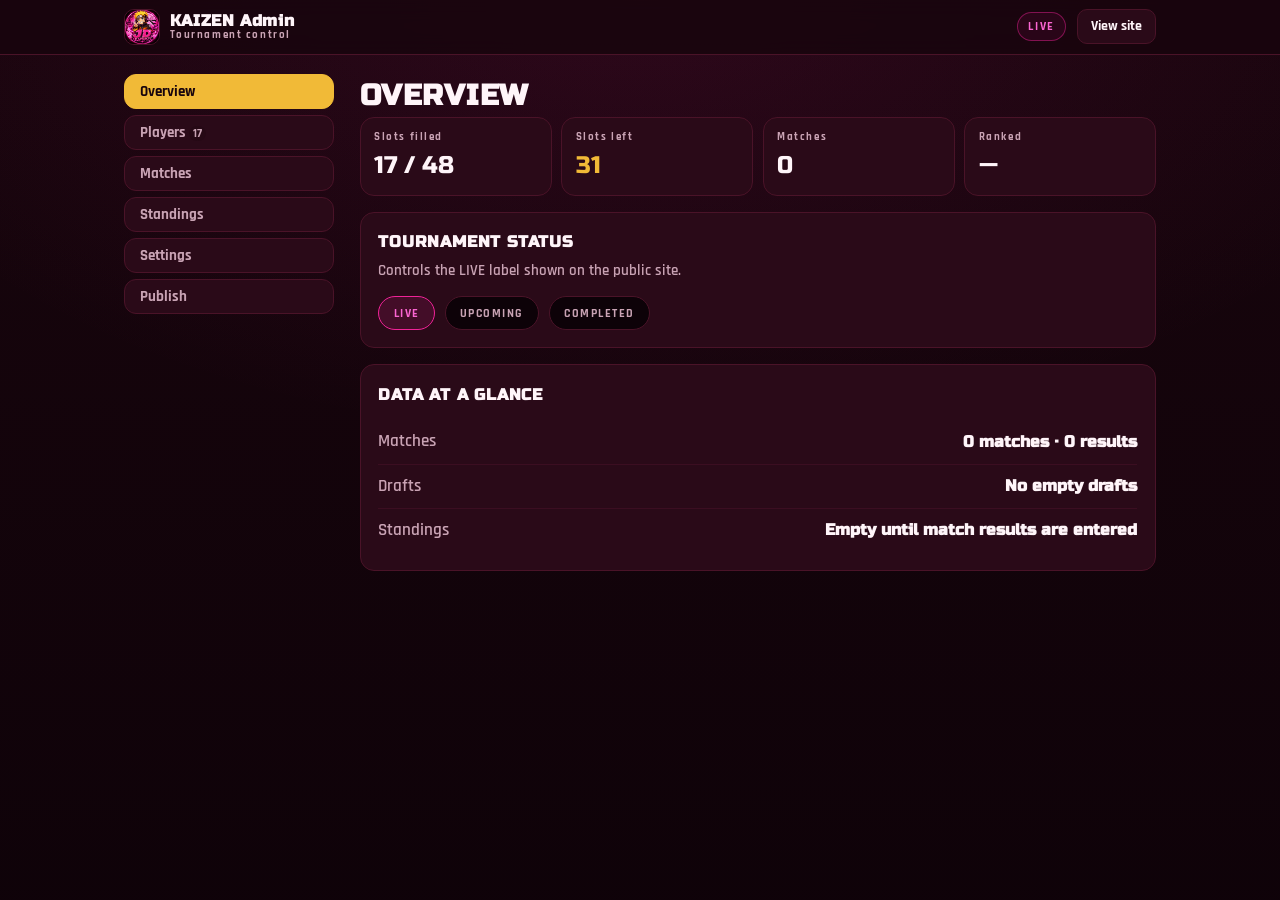
<file: admin.html>
<!DOCTYPE html>
<html lang="en">
<head>
  <meta charset="UTF-8">
  <meta name="viewport" content="width=device-width, initial-scale=1.0">
  <title>KAIZEN Admin — Tournament Control</title>
  <meta name="robots" content="noindex, nofollow">
  <meta name="theme-color" content="#18050D">
  <link rel="icon" href="assets/tournament-logo-sm.png">
  <link rel="preconnect" href="https://fonts.googleapis.com">
  <link rel="preconnect" href="https://fonts.gstatic.com" crossorigin>
  <link href="https://fonts.googleapis.com/css2?family=Russo+One&family=Rajdhani:wght@500;600;700&display=swap" rel="stylesheet">
  <link rel="stylesheet" href="admin.css">
</head>
<body>

  <div class="bg" aria-hidden="true"></div>

  <!-- topbar -->
  <header class="topbar">
    <div class="wrap topbar-inner">
      <div class="brand">
        <img src="assets/tournament-logo-sm.png" alt="" class="brand-logo" width="38" height="38">
        <div class="brand-text">
          <strong>KAIZEN Admin</strong>
          <span>Tournament control</span>
        </div>
      </div>
      <div class="topbar-right">
        <span class="status-pill live" id="status-pill">LIVE</span>
        <a class="view-site" href="./index.html" target="_blank" rel="noopener" id="view-site">View site</a>
      </div>
    </div>
  </header>

  <div class="wrap layout">

    <!-- nav -->
    <nav class="nav" aria-label="Admin sections">
      <button class="nav-item" data-tab="overview">Overview</button>
      <button class="nav-item" data-tab="players">
        Players <span class="nav-count" id="nav-player-count">0</span>
      </button>
      <button class="nav-item" data-tab="matches">Matches</button>
      <button class="nav-item" data-tab="standings">Standings</button>
      <button class="nav-item" data-tab="settings">Settings</button>
      <button class="nav-item" data-tab="publish">Publish</button>
    </nav>

    <!-- main -->
    <main class="main">

      <!-- ============ OVERVIEW ============ -->
      <section class="tab-panel active" id="tab-overview">
        <h1 class="page-title">Overview</h1>

        <div class="stats-strip">
          <div class="stat">
            <span class="stat-label">Slots filled</span>
            <span class="stat-value" id="stat-slots">–</span>
          </div>
          <div class="stat">
            <span class="stat-label">Slots left</span>
            <span class="stat-value gold" id="stat-slots-left">–</span>
          </div>
          <div class="stat">
            <span class="stat-label">Matches</span>
            <span class="stat-value" id="stat-matches">–</span>
          </div>
          <div class="stat">
            <span class="stat-label">Ranked</span>
            <span class="stat-value" id="stat-standing">–</span>
          </div>
        </div>

        <div class="card">
          <h2 class="card-title">Tournament status</h2>
          <p class="card-sub">Controls the LIVE label shown on the public site.</p>
          <div class="status-options">
            <label class="status-opt">
              <input type="radio" name="status" value="live">
              <span class="status-chip live">LIVE</span>
            </label>
            <label class="status-opt">
              <input type="radio" name="status" value="upcoming">
              <span class="status-chip upcoming">UPCOMING</span>
            </label>
            <label class="status-opt">
              <input type="radio" name="status" value="completed">
              <span class="status-chip completed">COMPLETED</span>
            </label>
          </div>
        </div>

        <div class="card">
          <h2 class="card-title">Data at a glance</h2>
          <ul class="facts">
            <li><span>Matches</span><strong id="ov-matches">–</strong></li>
            <li><span>Drafts</span><strong id="ov-drafts">–</strong></li>
            <li><span>Standings</span><strong id="ov-standing-state">–</strong></li>
          </ul>
        </div>
      </section>

      <!-- ============ PLAYERS ============ -->
      <section class="tab-panel" id="tab-players">
        <h1 class="page-title">Players</h1>
        <p class="page-sub" id="player-count-note">–</p>

        <div class="card">
          <h2 class="card-title">Add a player</h2>
          <div class="field-row">
            <label class="field-label" for="player-add">In-game name</label>
            <div class="field-group">
              <input class="field" id="player-add" type="text" placeholder="e.g. TQG.KAIZEN07" autocomplete="off">
              <button class="btn btn-primary" id="player-add-btn">Add</button>
            </div>
          </div>

          <details class="bulk">
            <summary>Bulk add (paste a list)</summary>
            <div class="field-row">
              <label class="field-label" for="player-bulk">One name per line or comma-separated</label>
              <textarea class="field" id="player-bulk" rows="4" placeholder="Player One&#10;Player Two&#10;Player Three"></textarea>
            </div>
            <button class="btn" id="player-bulk-btn">Add all</button>
          </details>
        </div>

        <div class="card">
          <div class="list-head">
            <h2 class="card-title">Roster</h2>
            <input class="field field-search" id="player-filter" type="search" placeholder="Search roster…" aria-label="Search roster">
          </div>
          <div class="list" id="players-list"></div>
        </div>
      </section>

      <!-- ============ MATCHES ============ -->
      <section class="tab-panel" id="tab-matches">
        <h1 class="page-title">Matches</h1>
        <p class="page-sub">Each match records each player's placement (1–12) and kills. Placement points come from the Point System in Settings.</p>

        <div class="card" id="match-form">
          <h2 class="card-title" id="match-form-title">New match</h2>
          <div class="field-row">
            <label class="field-label" for="match-date">Date (optional)</label>
            <input class="field" id="match-date" type="text" placeholder="e.g. 2026-11-20" autocomplete="off">
          </div>

          <div class="match-row match-row-head" aria-hidden="true">
            <span>Player</span>
            <span>Placement</span>
            <span>Kills</span>
            <span></span>
          </div>
          <div id="match-rows"></div>

          <div class="match-actions">
            <button class="btn" id="match-add-row">+ Add result row</button>
            <span class="actions-spacer"></span>
            <button class="btn" id="match-cancel">Cancel</button>
            <button class="btn btn-primary" id="match-save">Save match</button>
          </div>
        </div>

        <div id="matches-wrap"></div>
      </section>

      <!-- ============ STANDINGS ============ -->
      <section class="tab-panel" id="tab-standings">
        <h1 class="page-title">Standings</h1>
        <p class="page-sub">Computed automatically from entered match results. The public site shows standings only after you publish.</p>
        <div id="standings-wrap"></div>
      </section>

      <!-- ============ SETTINGS ============ -->
      <section class="tab-panel" id="tab-settings">
        <h1 class="page-title">Settings</h1>

        <div class="card">
          <h2 class="card-title">Tournament basics</h2>
          <div class="field-row">
            <label class="field-label" for="set-slots">Max slots</label>
            <input class="field field-num" id="set-slots" type="number" min="1">
          </div>
          <div class="field-row">
            <label class="field-label" for="set-prize">Prize pool label</label>
            <input class="field" id="set-prize" type="text">
          </div>
          <div class="field-row">
            <label class="field-label" for="set-kill">Points per kill</label>
            <input class="field field-num" id="set-kill" type="number" min="0">
          </div>
        </div>

        <div class="card">
          <h2 class="card-title">Payouts</h2>
          <p class="card-sub">Shown in the Prize/Payout section of the public site.</p>
          <div class="payouts" id="set-payouts"></div>
        </div>

        <div class="card">
          <h2 class="card-title">Placement points</h2>
          <p class="card-sub">Points per placement rank (1–12). Used to compute standings.</p>
          <div class="placement-grid" id="set-placement"></div>
        </div>

        <div class="card">
          <h2 class="card-title">Contact</h2>
          <div class="field-row">
            <label class="field-label" for="set-wa">WhatsApp number (with country code)</label>
            <input class="field" id="set-wa" type="tel" placeholder="e.g. 918217816606">
          </div>
        </div>

        <div class="card">
          <h2 class="card-title">Footer</h2>
          <div class="field-row">
            <label class="field-label" for="set-footer-text">Footer text</label>
            <input class="field" id="set-footer-text" type="text">
          </div>
          <div class="field-row">
            <label class="field-label" for="set-footer-link">Organizer link URL</label>
            <input class="field" id="set-footer-link" type="text">
          </div>
          <div class="field-row">
            <label class="field-label" for="set-footer-label">Organizer link label</label>
            <input class="field" id="set-footer-label" type="text">
          </div>
        </div>

        <div class="sticky-actions">
          <button class="btn btn-primary" id="settings-save">Save settings</button>
        </div>
      </section>

      <!-- ============ PUBLISH ============ -->
      <section class="tab-panel" id="tab-publish">
        <h1 class="page-title">Publish</h1>
        <p class="page-sub">The public site is static, so publish means producing a fresh <code>tournament-data.json</code> from this panel.s data. Then give it to the builder to commit and deploy.</p>

        <div class="card">
          <div class="list-head">
            <h2 class="card-title">Export</h2>
            <span class="pub-summary" id="pub-summary">–</span>
          </div>
          <div class="pub-actions">
            <button class="btn btn-primary" id="pub-copy">Copy full JSON</button>
            <button class="btn" id="pub-download">Download .json</button>
          </div>
          <div class="sync-card">
            <div class="sync-row">
              <div class="sync-text">
                <strong>Sync to Firebase</strong>
                <span id="sync-status" class="sync-status">Not synced</span>
              </div>
              <button class="btn btn-primary" id="pub-sync">Sync now</button>
            </div>
          </div>
          <details class="bulk">
            <summary>Preview JSON</summary>
            <pre class="json-preview" id="pub-json"></pre>
          </details>
        </div>

        <div class="card card-danger">
          <h2 class="card-title">Danger zone</h2>
          <p class="card-sub">Wipes all data on this device and restores defaults. The live site is untouched until you publish again.</p>
          <button class="btn btn-danger" id="pub-reset">Reset all data</button>
        </div>
      </section>

    </main>
  </div>

  <!-- modal -->
  <div class="modal-overlay" id="modal-overlay">
    <div class="modal" role="dialog" aria-modal="true" aria-labelledby="modal-title">
      <h2 class="modal-title" id="modal-title">Are you sure?</h2>
      <p class="modal-body" id="modal-body">–</p>
      <div class="modal-actions">
        <button class="btn" id="modal-cancel">Cancel</button>
        <button class="btn btn-primary" id="modal-confirm">Confirm</button>
      </div>
    </div>
  </div>

  <!-- toast -->
  <div class="toast" id="toast" role="status" aria-live="polite"></div>

  <script src="firebase-config.js"></script>
  <script src="admin-firebase.js"></script>
  <script src="admin.js"></script>
</body>
</html>
</file>
<file: admin.css>
/* ============================================================
   KAIZEN Admin — tournament control panel
   Same logo-true palette as the public site, plus two
   functional-only tokens: success green + danger red.
   ============================================================ */

:root {
  --bg: #18050D;
  --bg-deep: #0D0208;
  --panel: #2A0A18;
  --panel-line: #4A1328;
  --magenta: #F02398;
  --magenta-bright: #FA65D1;
  --gold: #F1BA37;
  --paper: #FFF5F9;
  --muted: #C9A3B4;
  --pink: #F3AFCB;
  --ok: #8ED99B;
  --danger: #FF7A7A;
  --font-display: "Russo One", "Arial Black", sans-serif;
  --font-body: "Rajdhani", system-ui, -apple-system, sans-serif;
  --wrap: 1080px;
  --radius: 14px;
  --space: clamp(1.2rem, 3.5vw, 2rem);
  --ease: cubic-bezier(.22, .61, .36, 1);
}

* { margin: 0; padding: 0; box-sizing: border-box; }

body {
  background: var(--bg);
  color: var(--paper);
  font-family: var(--font-body);
  font-size: 17px;
  line-height: 1.5;
  -webkit-font-smoothing: antialiased;
  min-height: 100vh;
}

a { color: var(--magenta-bright); text-decoration: none; }
a:hover { text-decoration: underline; }
code { font-family: ui-monospace, SFMono-Regular, Menlo, monospace; font-size: .92em; color: var(--pink); }

.sr-only {
  position: absolute; width: 1px; height: 1px;
  padding: 0; margin: -1px; overflow: hidden;
  clip: rect(0,0,0,0); white-space: nowrap; border: 0;
}

/* ---------- background ---------- */
.bg {
  position: fixed; inset: 0; z-index: -1;
  background:
    radial-gradient(120% 90% at 50% 0%, rgba(240,35,152,.10), transparent 55%),
    linear-gradient(180deg, var(--bg), var(--bg-deep) 120%);
}

/* ---------- layout ---------- */
.wrap { max-width: var(--wrap); margin-inline: auto; padding-inline: clamp(.9rem, 3.5vw, 1.5rem); }

.layout {
  display: grid;
  grid-template-columns: 1fr;
  gap: 1.2rem;
  padding-block: 1.2rem 3rem;
}

/* ---------- topbar ---------- */
.topbar {
  border-bottom: 1px solid var(--panel-line);
  background: rgba(24, 5, 13, .85);
  backdrop-filter: blur(10px);
  -webkit-backdrop-filter: blur(10px);
  position: sticky; top: 0; z-index: 30;
}
.topbar-inner { display: flex; align-items: center; justify-content: space-between; padding-block: .55rem; }
.brand { display: flex; align-items: center; gap: .6rem; }
.brand-logo { width: 36px; height: 36px; border-radius: 10px; border: 1px solid var(--panel-line); object-fit: cover; }
.brand-text { display: flex; flex-direction: column; line-height: 1.08; }
.brand-text strong { font-family: var(--font-display); font-size: 1rem; letter-spacing: .04em; }
.brand-text span { font-size: .7rem; font-weight: 700; letter-spacing: .14em; color: var(--muted); }
.topbar-right { display: flex; align-items: center; gap: .7rem; }

.status-pill {
  font-size: .74rem; font-weight: 700; letter-spacing: .14em;
  border-radius: 999px; padding: .28rem .65rem;
  border: 1px solid;
}
.status-pill.live { color: var(--magenta-bright); border-color: rgba(240,35,152,.45); background: rgba(240,35,152,.08); }
.status-pill.upcoming { color: var(--gold); border-color: rgba(241,186,55,.45); background: rgba(241,186,55,.08); }
.status-pill.completed { color: var(--ok); border-color: rgba(142,217,155,.4); background: rgba(142,217,155,.07); }

.view-site {
  font-weight: 700; font-size: .9rem;
  border: 1px solid var(--panel-line);
  padding: .35rem .8rem; border-radius: 10px;
  background: var(--panel);
  color: var(--paper);
}
.view-site:hover { border-color: var(--magenta); text-decoration: none; }

/* ---------- nav ---------- */
.nav {
  display: flex;
  gap: .35rem;
  overflow-x: auto;
  -webkit-overflow-scrolling: touch;
  padding-bottom: .25rem;
  scrollbar-width: thin;
}
.nav-item {
  appearance: none;
  background: var(--panel);
  color: var(--muted);
  font-family: var(--font-body);
  font-size: .95rem; font-weight: 700;
  border: 1px solid var(--panel-line);
  border-radius: 999px;
  padding: .45rem .95rem;
  white-space: nowrap;
  cursor: pointer;
  transition: color .15s, border-color .15s, background .15s;
}
.nav-item:hover { color: var(--paper); border-color: var(--magenta); }
.nav-item.active {
  color: var(--bg);
  background: var(--gold);
  border-color: var(--gold);
}
.nav-count {
  display: inline-block;
  min-width: 1.35em;
  text-align: center;
  font-size: .78em;
  background: rgba(24,5,13,.18);
  border-radius: 999px;
  padding: 0 .35em;
}
.nav-item.active .nav-count { background: rgba(24,5,13,.25); }

/* ---------- panels ---------- */
.tab-panel { display: none; }
.tab-panel.active { display: block; animation: rise-in .3s var(--ease) both; }
@keyframes rise-in {
  from { opacity: 0; transform: translateY(8px); }
  to { opacity: 1; transform: translateY(0); }
}

.page-title {
  font-family: var(--font-display);
  font-size: clamp(1.4rem, 5vw, 1.8rem);
  letter-spacing: .04em;
  text-transform: uppercase;
}
.page-sub { color: var(--muted); font-weight: 600; margin-top: .25rem; margin-bottom: 1rem; max-width: 58ch; }

/* ---------- cards ---------- */
.card {
  background: var(--panel);
  border: 1px solid var(--panel-line);
  border-radius: var(--radius);
  padding: 1.1rem;
  margin-bottom: 1rem;
}
.card-title {
  font-family: var(--font-display);
  font-size: 1rem;
  letter-spacing: .05em;
  text-transform: uppercase;
  margin-bottom: .85rem;
}
.card-sub { color: var(--muted); font-weight: 600; font-size: .92rem; margin: -.5rem 0 .9rem; }
.card-danger { border-color: rgba(255,122,122,.35); }
.card-danger .card-title { color: var(--danger); }

/* ---------- stats strip ---------- */
.stats-strip {
  display: grid;
  grid-template-columns: repeat(2, 1fr);
  gap: .6rem;
  margin-bottom: 1rem;
}
.stat {
  background: var(--panel);
  border: 1px solid var(--panel-line);
  border-radius: var(--radius);
  padding: .7rem .85rem;
}
.stat-label { display: block; font-size: .7rem; font-weight: 700; letter-spacing: .14em; color: var(--muted); }
.stat-value { display: block; font-family: var(--font-display); font-size: 1.5rem; margin-top: .1rem; }
.stat-value.gold { color: var(--gold); }

/* ---------- status options ---------- */
.status-options { display: flex; flex-wrap: wrap; gap: .6rem; }
.status-opt { display: inline-flex; cursor: pointer; }
.status-opt input { position: absolute; opacity: 0; width: 0; height: 0; }
.status-chip {
  font-size: .78rem; font-weight: 700; letter-spacing: .12em;
  border-radius: 999px; padding: .4rem .9rem;
  border: 1px solid var(--panel-line);
  background: var(--bg-deep);
  color: var(--muted);
  transition: border-color .15s, color .15s;
}
.status-opt input:focus-visible + .status-chip { outline: 3px solid var(--gold); outline-offset: 2px; }
.status-opt input:checked + .status-chip.live { color: var(--magenta-bright); border-color: var(--magenta); background: rgba(240,35,152,.12); }
.status-opt input:checked + .status-chip.upcoming { color: var(--gold); border-color: var(--gold); background: rgba(241,186,55,.1); }
.status-opt input:checked + .status-chip.completed { color: var(--ok); border-color: var(--ok); background: rgba(142,217,155,.08); }

/* ---------- facts ---------- */
.facts { list-style: none; }
.facts li {
  display: flex; justify-content: space-between; align-items: center;
  padding: .55rem 0;
  border-bottom: 1px solid rgba(74,19,40,.55);
  font-weight: 600;
}
.facts li:last-child { border-bottom: none; }
.facts span { color: var(--muted); }
.facts strong { font-family: var(--font-display); font-size: 1rem; }

/* ---------- fields ---------- */
.field-row { margin-bottom: .9rem; }
.field-label {
  display: block;
  font-size: .85rem; font-weight: 700;
  color: var(--muted);
  margin-bottom: .35rem;
}
.field {
  width: 100%;
  background: var(--bg-deep);
  border: 1px solid var(--panel-line);
  border-radius: 10px;
  color: var(--paper);
  font-family: var(--font-body);
  font-size: 1rem;
  font-weight: 600;
  padding: .55rem .8rem;
  transition: border-color .15s;
}
.field::placeholder { color: var(--muted); opacity: .7; }
.field:focus { outline: none; border-color: var(--magenta); }
.field-num { max-width: 120px; }
.field-search { max-width: 220px; }
.field-group { display: flex; gap: .5rem; }
.field-group .field { flex: 1; }
textarea.field { resize: vertical; min-height: 74px; }

/* ---------- buttons ---------- */
.btn {
  appearance: none;
  display: inline-flex; align-items: center; justify-content: center; gap: .45rem;
  background: var(--bg-deep);
  border: 1px solid var(--panel-line);
  color: var(--paper);
  font-family: var(--font-body);
  font-size: 1rem; font-weight: 700;
  border-radius: 12px;
  padding: .55rem 1.2rem;
  cursor: pointer;
  transition: border-color .15s, background .15s, transform .12s;
}
.btn:hover { border-color: var(--magenta); }
.btn:active { transform: scale(.97); }
.btn:focus-visible, .nav-item:focus-visible, .icon-btn:focus-visible, summary:focus-visible { outline: 3px solid var(--gold); outline-offset: 2px; }
.btn-primary {
  background: linear-gradient(180deg, #D01880, #A01066);
  border-color: rgba(250,101,209,.5);
  color: #fff;
}
.btn-primary:hover { border-color: var(--magenta-bright); }
.btn-danger {
  background: rgba(255,122,122,.1);
  border-color: rgba(255,122,122,.5);
  color: var(--danger);
}
.btn-danger:hover { border-color: var(--danger); }
.btn-sm { padding: .4rem .95rem; font-size: .92rem; }
.icon-btn {
  appearance: none;
  display: inline-flex; align-items: center; justify-content: center;
  width: 34px; height: 34px;
  background: var(--bg-deep);
  border: 1px solid var(--panel-line);
  border-radius: 9px;
  color: var(--muted);
  cursor: pointer;
  transition: color .15s, border-color .15s;
}
.icon-btn:hover { color: var(--paper); border-color: var(--magenta); }
.btn-danger-ghost:hover { color: var(--danger); border-color: var(--danger); }

/* ---------- lists ---------- */
.list-head { display: flex; align-items: center; justify-content: space-between; gap: .8rem; flex-wrap: wrap; margin-bottom: .85rem; }
.list { display: grid; gap: .4rem; }
.list-row {
  display: flex; align-items: center; gap: .6rem;
  background: var(--bg-deep);
  border: 1px solid var(--panel-line);
  border-radius: 10px;
  padding: .5rem .75rem;
}
.row-main { font-weight: 600; flex: 1; word-break: break-word; }
.empty-note {
  background: var(--bg-deep);
  border: 1px dashed var(--panel-line);
  border-radius: 12px;
  padding: 1.4rem 1rem;
  text-align: center;
  color: var(--muted);
  font-weight: 600;
}
.empty-title { font-family: var(--font-display); color: var(--paper); font-size: 1.1rem; letter-spacing: .04em; margin-bottom: .3rem; }

/* ---------- matches ---------- */
.match-card {
  background: var(--panel);
  border: 1px solid var(--panel-line);
  border-radius: var(--radius);
  padding: .85rem 1rem;
  margin-bottom: .55rem;
}
.match-head { display: flex; align-items: center; gap: .7rem; flex-wrap: wrap; }
.match-name { font-family: var(--font-display); font-size: 1.05rem; letter-spacing: .03em; }
.match-date { color: var(--muted); font-weight: 600; font-size: .92rem; }
.match-count { margin-left: auto; color: var(--muted); font-weight: 700; font-size: .88rem; }
.match-actions { display: flex; gap: .4rem; }

.match-row {
  display: grid;
  grid-template-columns: 1fr 110px 90px 36px;
  gap: .5rem;
  align-items: center;
  margin-bottom: .5rem;
}
.match-row-head {
  font-size: .78rem; font-weight: 700; letter-spacing: .1em;
  color: var(--muted); text-transform: uppercase;
  margin-bottom: .3rem;
}
#match-form { display: none; }
#match-form.show { display: block; }

/* ---------- standings ---------- */
.data-table {
  width: 100%;
  border-collapse: collapse;
  background: var(--panel);
  border: 1px solid var(--panel-line);
  border-radius: var(--radius);
  overflow: hidden;
}
.data-table th {
  font-family: var(--font-display);
  font-size: .82rem; letter-spacing: .1em;
  color: var(--muted); font-weight: 400;
  text-align: left;
  padding: .75rem .85rem;
  border-bottom: 2px solid var(--magenta);
  background: var(--bg-deep);
}
.data-table td {
  padding: .6rem .85rem;
  font-weight: 600;
  border-bottom: 1px solid rgba(74,19,40,.5);
}
.data-table tr:last-child td { border-bottom: none; }
.data-table .num { text-align: right; font-variant-numeric: tabular-nums; }
.data-table .strong { font-weight: 700; color: var(--paper); }
.data-table .rank-cell { font-family: var(--font-display); color: var(--muted); }
.data-table tr.rank-1 td { background: rgba(241,186,55,.06); }
.data-table tr.rank-1 .rank-cell { color: var(--gold); }
.data-table tr.rank-2 td { background: rgba(200,200,205,.04); }
.data-table tr.rank-2 .rank-cell { color: #D8D8DC; }
.data-table tr.rank-3 td { background: rgba(240,35,152,.06); }
.data-table tr.rank-3 .rank-cell { color: var(--magenta-bright); }
.table-note { margin-top: .7rem; color: var(--muted); font-weight: 600; font-size: .9rem; }

/* ---------- settings ---------- */
.payouts { display: grid; grid-template-columns: repeat(3, 1fr); gap: .6rem; }
.payout-row { display: flex; flex-direction: column; gap: .35rem; }
.payout-input { display: flex; align-items: center; gap: .35rem; }
.currency { font-family: var(--font-display); color: var(--gold); font-size: 1.1rem; }
.placement-grid { display: grid; grid-template-columns: repeat(4, 1fr); gap: .5rem; }
.placement-cell { display: flex; flex-direction: column; gap: .3rem; }
.placement-rank { font-size: .78rem; font-weight: 700; letter-spacing: .08em; color: var(--muted); }

.sticky-actions {
  position: sticky; bottom: 0;
  background: linear-gradient(180deg, transparent, var(--bg) 30%);
  padding-top: 1rem;
  padding-bottom: .5rem;
  display: flex; justify-content: flex-end;
}

/* ---------- publish ---------- */
.pub-summary { color: var(--muted); font-weight: 700; font-size: .92rem; }
.pub-actions { display: flex; gap: .6rem; flex-wrap: wrap; margin-bottom: .6rem; }

.sync-card {
  background: var(--bg-deep);
  border: 1px solid var(--panel-line);
  border-radius: 12px;
  padding: .8rem 1rem;
  margin-bottom: .6rem;
}
.sync-row { display: flex; align-items: center; justify-content: space-between; gap: .8rem; flex-wrap: wrap; }
.sync-text { display: flex; flex-direction: column; gap: .15rem; }
.sync-text strong { font-family: var(--font-display); font-size: .95rem; letter-spacing: .03em; }
.sync-status { font-size: .85rem; font-weight: 700; color: var(--muted); }
.sync-status.ready { color: var(--ok); }
.sync-status.error { color: var(--danger); }
.sync-status.loading { color: var(--gold); }
.json-preview {
  background: var(--bg-deep);
  border: 1px solid var(--panel-line);
  border-radius: 10px;
  padding: .8rem;
  font-size: .82rem;
  line-height: 1.45;
  color: var(--pink);
  overflow: auto;
  max-height: 360px;
  white-space: pre;
}

/* ---------- details ---------- */
.bulk { margin-top: .85rem; border-top: 1px solid var(--panel-line); padding-top: .7rem; }
.bulk summary { cursor: pointer; font-weight: 700; color: var(--muted); user-select: none; }
.bulk summary:hover { color: var(--paper); }
.bulk[open] summary { margin-bottom: .7rem; }

/* ---------- modal ---------- */
.modal-overlay {
  position: fixed; inset: 0;
  background: rgba(13,2,8,.72);
  backdrop-filter: blur(4px);
  -webkit-backdrop-filter: blur(4px);
  display: none;
  align-items: flex-end;
  justify-content: center;
  z-index: 50;
  padding: 1rem;
}
.modal-overlay.show { display: flex; }
.modal {
  background: var(--panel);
  border: 1px solid var(--panel-line);
  border-radius: 16px;
  padding: 1.4rem;
  max-width: 420px;
  width: 100%;
  animation: rise-in .25s var(--ease) both;
}
.modal-title { font-family: var(--font-display); font-size: 1.15rem; letter-spacing: .04em; }
.modal-body { margin-top: .5rem; color: var(--muted); font-weight: 600; }
.modal-actions { display: flex; justify-content: flex-end; gap: .6rem; margin-top: 1.3rem; }

/* ---------- toast ---------- */
.toast {
  position: fixed;
  left: 50%; bottom: 1.2rem;
  transform: translate(-50%, 16px);
  background: var(--panel);
  border: 1px solid var(--panel-line);
  border-radius: 12px;
  color: var(--paper);
  font-weight: 700;
  font-size: .95rem;
  padding: .7rem 1.2rem;
  max-width: min(92vw, 480px);
  text-align: center;
  opacity: 0;
  pointer-events: none;
  transition: opacity .25s, transform .25s;
  z-index: 60;
}
.toast.show { opacity: 1; transform: translate(-50%, 0); }
.toast.ok { border-color: rgba(142,217,155,.5); }
.toast.err { border-color: rgba(255,122,122,.55); color: var(--danger); }

/* ---------- responsive ---------- */
@media (min-width: 720px) {
  .layout { grid-template-columns: 210px 1fr; gap: 1.6rem; }
  .nav { flex-direction: column; align-content: flex-start; }
  .nav-item { border-radius: 12px; width: 100%; text-align: left; }
  .stats-strip { grid-template-columns: repeat(4, 1fr); }
  .placement-grid { grid-template-columns: repeat(6, 1fr); }
  .modal-overlay { align-items: center; }
}

@media (max-width: 520px) {
  .match-row { grid-template-columns: 1fr 86px 70px 34px; }
  .payouts { grid-template-columns: 1fr; }
  .placement-grid { grid-template-columns: repeat(3, 1fr); }
}

@media (prefers-reduced-motion: reduce) {
  *, *::before, *::after {
    animation-duration: .01ms !important;
    animation-iteration-count: 1 !important;
    transition-duration: .01ms !important;
  }
}
</file>
